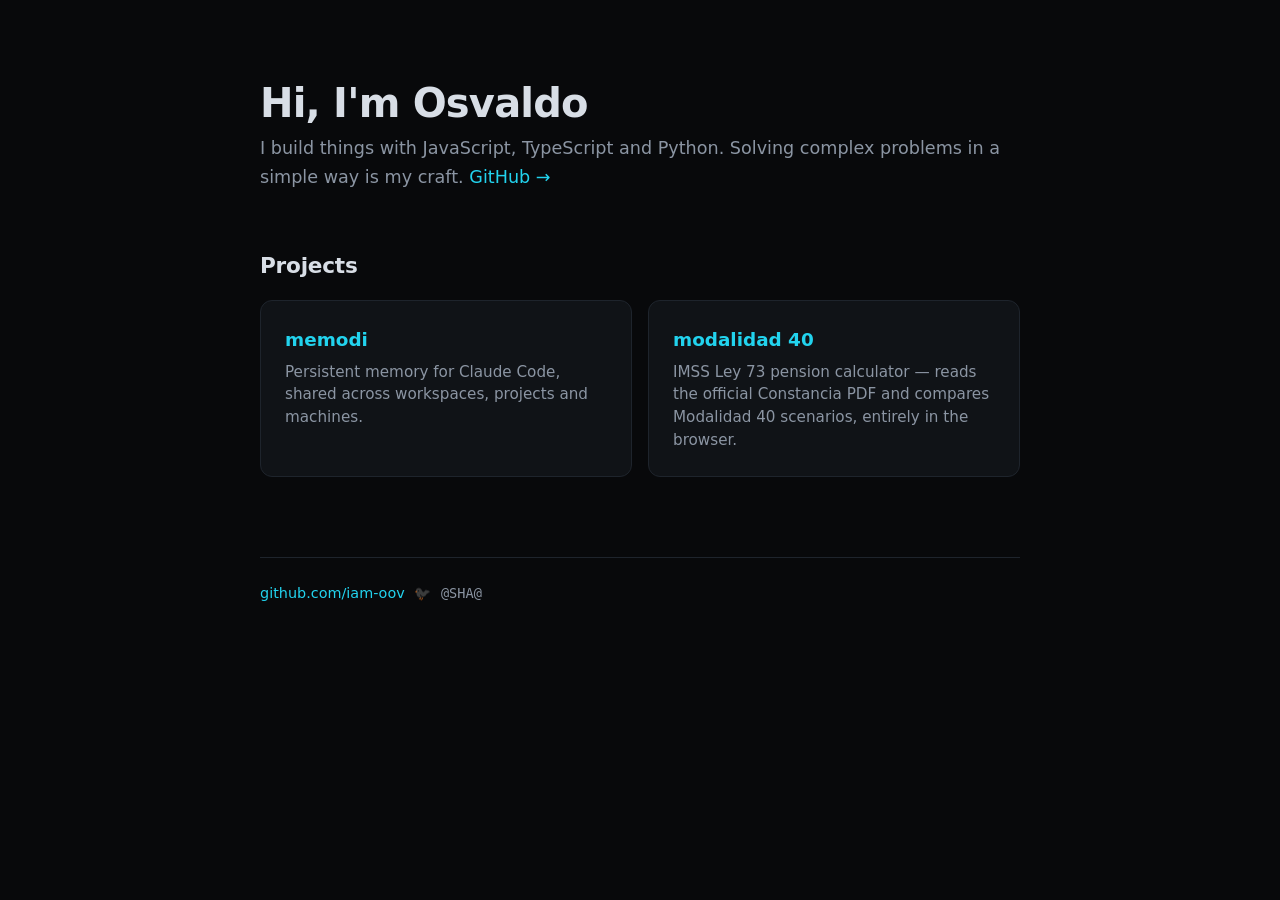
<file: index.html>
<!doctype html>
<html lang="en">
  <head>
    <meta charset="utf-8" />
    <meta name="viewport" content="width=device-width, initial-scale=1" />
    <title>Osvaldo Hinojosa</title>
    <meta
      name="description"
      content="Projects by Osvaldo Hinojosa — JavaScript, TypeScript and Python."
    />
    <link
      rel="icon"
      href="data:image/svg+xml,<svg xmlns='http://www.w3.org/2000/svg' viewBox='0 0 16 16'><text y='14' font-size='14'>🐦‍⬛</text></svg>"
    />
    <link rel="stylesheet" href="/style.css?v=@SHA@" />
  </head>
  <body>
    <main>
      <h1>Hi, I'm Osvaldo</h1>
      <p class="lede">
        I build things with JavaScript, TypeScript and Python. Solving complex
        problems in a simple way is my craft.
        <a href="https://github.com/iam-oov">GitHub&nbsp;→</a>
      </p>

      <h2>Projects</h2>
      <div class="grid">
        <a class="card" href="/memodi/">
          <h3>memodi</h3>
          <p>
            Persistent memory for Claude Code, shared across workspaces,
            projects and machines.
          </p>
        </a>
        <a class="card" href="/modalidad/">
          <h3>modalidad 40</h3>
          <p>
            IMSS Ley 73 pension calculator — reads the official Constancia PDF
            and compares Modalidad 40 scenarios, entirely in the browser.
          </p>
        </a>
      </div>

      <footer>
        <a href="https://github.com/iam-oov">github.com/iam-oov</a>
        <span class="sep" aria-hidden="true">🐦‍⬛</span>
        <a
          class="version"
          href="https://github.com/iam-oov/valdoh.com-page/commit/@SHA@"
          >@SHA@</a
        >
      </footer>
    </main>
  </body>
</html>
</file>
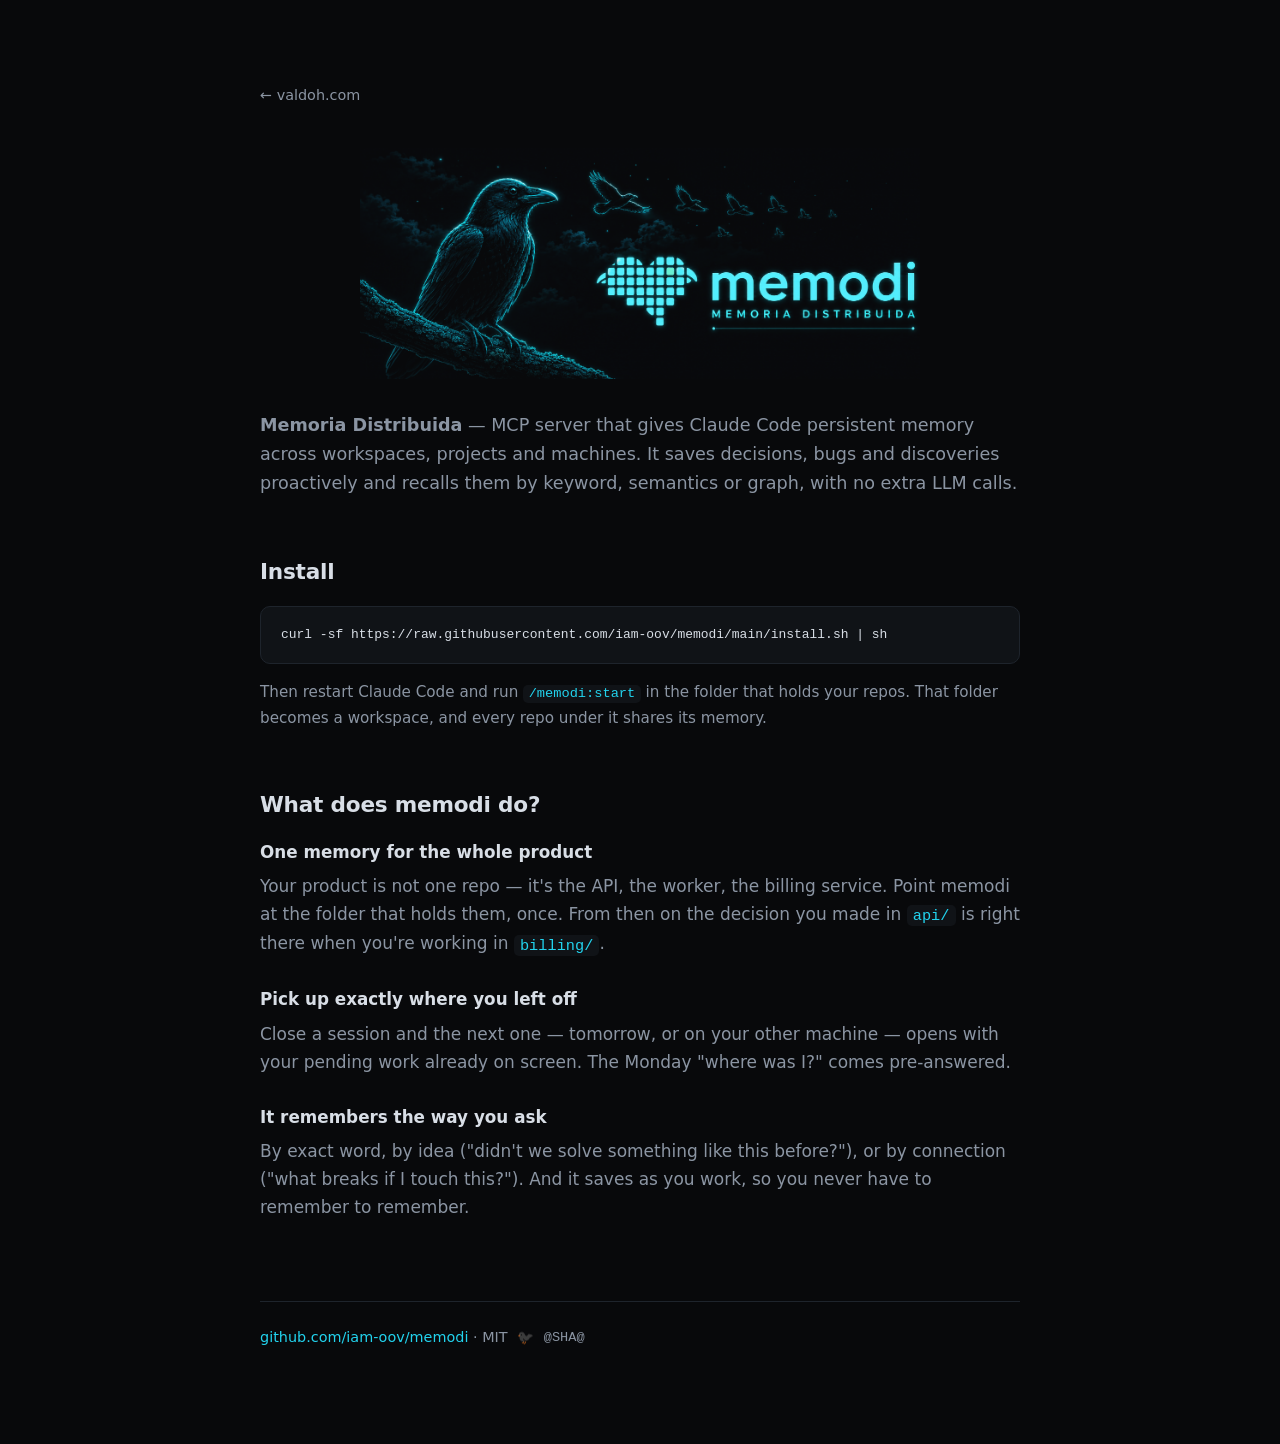
<file: memodi/index.html>
<!doctype html>
<html lang="en">
  <head>
    <meta charset="utf-8" />
    <meta name="viewport" content="width=device-width, initial-scale=1" />
    <title>memodi — persistent memory for Claude Code</title>
    <meta
      name="description"
      content="MCP server that gives Claude Code persistent memory across workspaces, projects and machines."
    />
    <link
      rel="icon"
      href="data:image/svg+xml,<svg xmlns='http://www.w3.org/2000/svg' viewBox='0 0 16 16'><text y='14' font-size='14'>🐦‍⬛</text></svg>"
    />
    <link rel="stylesheet" href="/style.css?v=@SHA@" />
  </head>
  <body>
    <main>
      <a class="back" href="/">← valdoh.com</a>

      <img class="logo" src="/img/memodi-logo.png" alt="memodi" />

      <p class="lede">
        <strong>Memoria Distribuida</strong> — MCP server that gives Claude Code
        persistent memory across workspaces, projects and machines. It saves
        decisions, bugs and discoveries proactively and recalls them by keyword,
        semantics or graph, with no extra LLM calls.
      </p>

      <h2>Install</h2>
      <pre><code>curl -sf https://raw.githubusercontent.com/iam-oov/memodi/main/install.sh | sh</code></pre>
      <p class="note">
        Then restart Claude Code and run <code>/memodi:start</code> in the folder
        that holds your repos. That folder becomes a workspace, and every repo
        under it shares its memory.
      </p>

      <h2>What does memodi do?</h2>

      <div class="feature">
        <h3>One memory for the whole product</h3>
        <p>
          Your product is not one repo — it's the API, the worker, the billing
          service. Point memodi at the folder that holds them, once. From then
          on the decision you made in <code>api/</code> is right there when
          you're working in <code>billing/</code>.
        </p>
      </div>

      <div class="feature">
        <h3>Pick up exactly where you left off</h3>
        <p>
          Close a session and the next one — tomorrow, or on your other machine
          — opens with your pending work already on screen. The Monday "where
          was I?" comes pre-answered.
        </p>
      </div>

      <div class="feature">
        <h3>It remembers the way you ask</h3>
        <p>
          By exact word, by idea ("didn't we solve something like this
          before?"), or by connection ("what breaks if I touch this?"). And it
          saves as you work, so you never have to remember to remember.
        </p>
      </div>

      <footer>
        <span
          ><a href="https://github.com/iam-oov/memodi"
            >github.com/iam-oov/memodi</a
          >
          · MIT</span
        >
        <span class="sep" aria-hidden="true">🐦‍⬛</span>
        <a
          class="version"
          href="https://github.com/iam-oov/valdoh.com-page/commit/@SHA@"
          >@SHA@</a
        >
      </footer>
    </main>
  </body>
</html>
</file>
<file: style.css>
:root {
  --bg: #08090b;
  --surface: #101317;
  --border: #1e242c;
  --text: #d8dee6;
  --muted: #8b95a3;
  --accent: #22d3ee;
  --mono: ui-monospace, SFMono-Regular, "SF Mono", Menlo, Consolas, monospace;
}

*,
*::before,
*::after {
  box-sizing: border-box;
}

body {
  margin: 0;
  padding: 0 1.5rem;
  background: var(--bg);
  color: var(--text);
  font-family: system-ui, -apple-system, "Segoe UI", Roboto, sans-serif;
  font-size: 17px;
  line-height: 1.65;
  -webkit-font-smoothing: antialiased;
}

main {
  max-width: 760px;
  margin: 0 auto;
  padding: 5rem 0 6rem;
}

a {
  color: var(--accent);
  text-decoration: none;
}

a:hover {
  text-decoration: underline;
}

h1 {
  margin: 0 0 0.5rem;
  font-size: 2.5rem;
  line-height: 1.15;
  letter-spacing: -0.02em;
}

h2 {
  margin: 3.5rem 0 1rem;
  font-size: 1.35rem;
  letter-spacing: -0.01em;
}

.lede {
  margin: 0 0 2rem;
  color: var(--muted);
  font-size: 1.1rem;
}

.grid {
  display: grid;
  grid-template-columns: repeat(auto-fill, minmax(280px, 1fr));
  gap: 1rem;
}

.card {
  display: block;
  padding: 1.5rem;
  border: 1px solid var(--border);
  border-radius: 12px;
  background: var(--surface);
  color: inherit;
  transition: border-color 0.15s, transform 0.15s;
}

.card:hover {
  border-color: var(--accent);
  text-decoration: none;
  transform: translateY(-2px);
}

.card h3 {
  margin: 0 0 0.35rem;
  font-size: 1.15rem;
  color: var(--accent);
}

.card p {
  margin: 0;
  color: var(--muted);
  font-size: 0.95rem;
  line-height: 1.5;
}

.logo {
  display: block;
  width: 100%;
  max-width: 560px;
  height: auto;
  margin: 0 auto 2rem;
  /* The artwork ships on a solid black plate; screen drops it onto the page. */
  mix-blend-mode: screen;
}

pre {
  margin: 0;
  padding: 1.1rem 1.25rem;
  overflow-x: auto;
  border: 1px solid var(--border);
  border-radius: 10px;
  background: var(--surface);
  font-family: var(--mono);
  font-size: 0.9rem;
  line-height: 1.5;
}

code {
  font-family: var(--mono);
  font-size: 0.9em;
}

p code,
li code {
  padding: 0.1em 0.4em;
  border-radius: 5px;
  background: var(--surface);
  color: var(--accent);
}

.note {
  margin: 1rem 0 0;
  color: var(--muted);
  font-size: 0.95rem;
}

.feature {
  margin: 0 0 1.75rem;
}

.feature h3 {
  margin: 0 0 0.35rem;
  font-size: 1.05rem;
}

.feature p {
  margin: 0;
  color: var(--muted);
}

footer {
  display: flex;
  flex-wrap: wrap;
  align-items: center;
  gap: 0.6rem;
  margin-top: 5rem;
  padding-top: 1.5rem;
  border-top: 1px solid var(--border);
  color: var(--muted);
  font-size: 0.9rem;
}

.version {
  color: var(--muted);
  font-family: var(--mono);
  font-size: 0.85rem;
}

.sep {
  font-size: 0.85rem;
  line-height: 1;
  opacity: 0.75;
}

.back {
  display: inline-block;
  margin-bottom: 2.5rem;
  color: var(--muted);
  font-size: 0.9rem;
}
</file>
